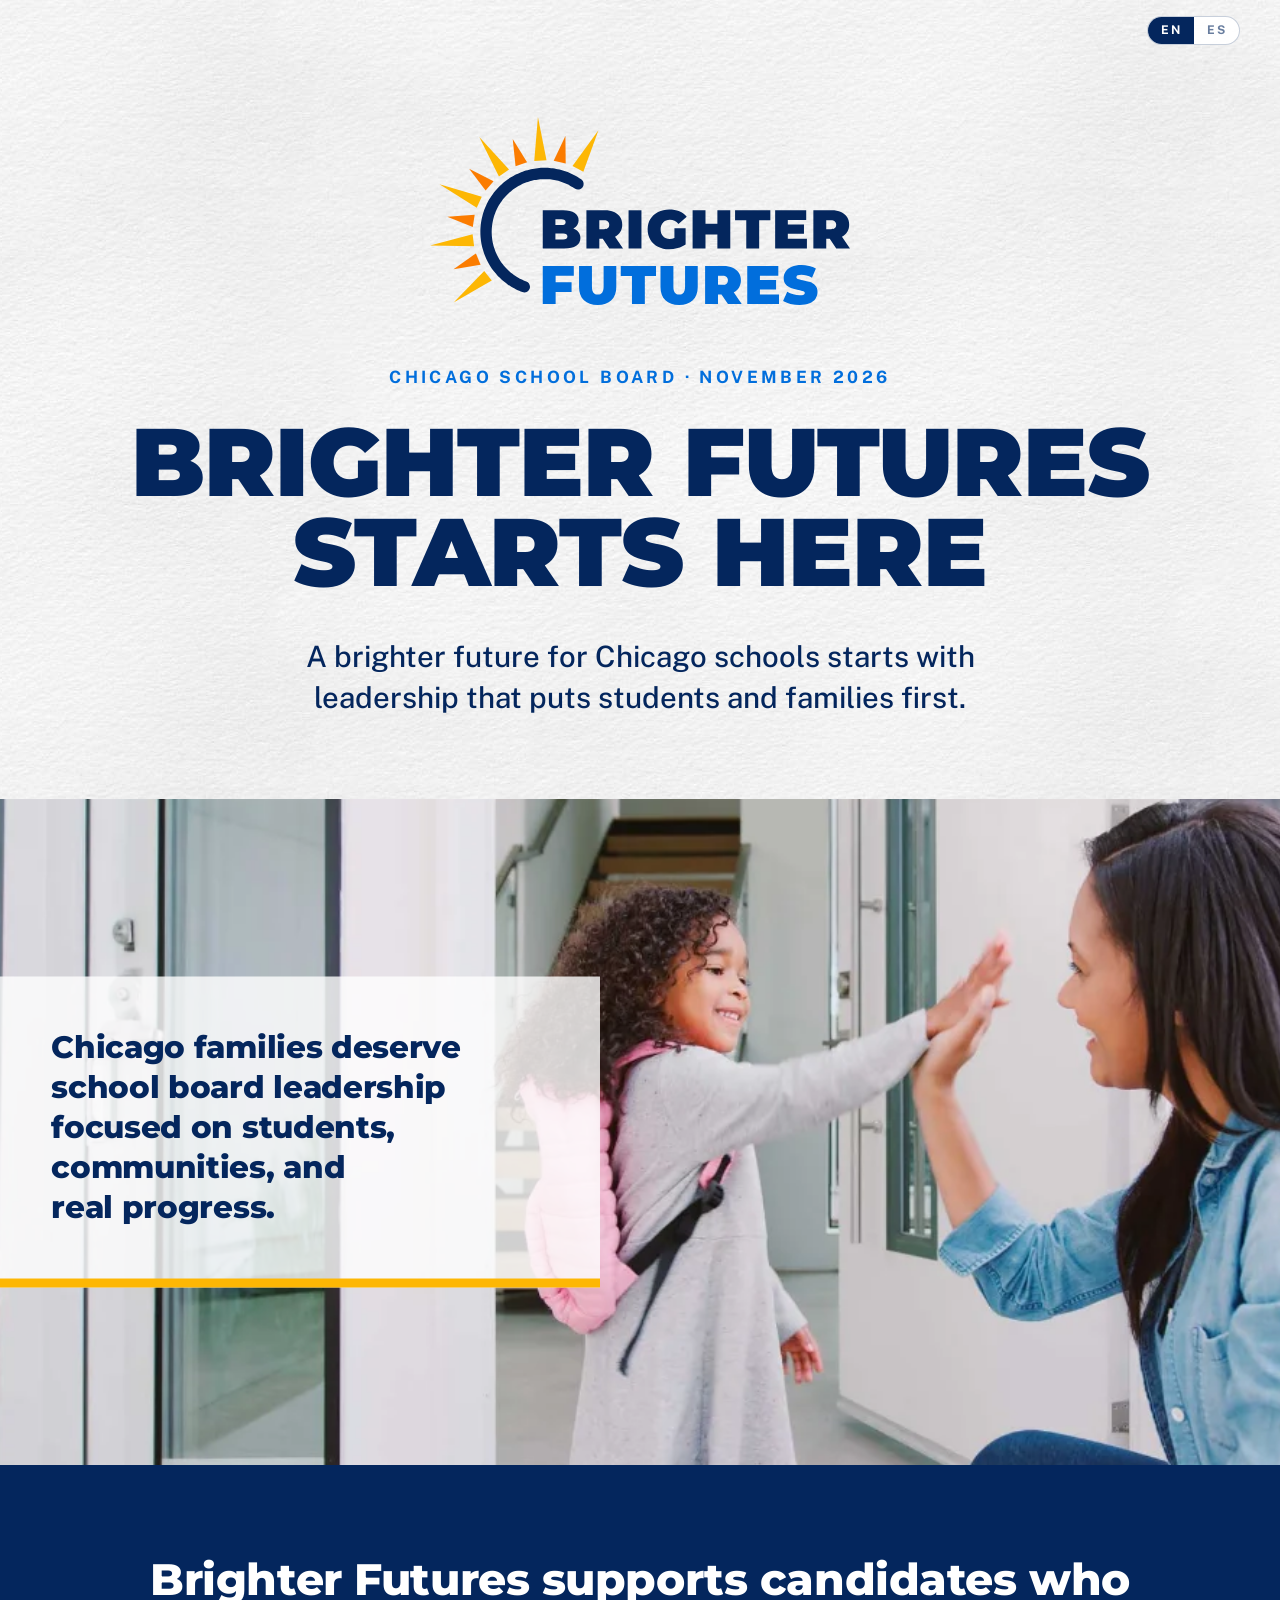
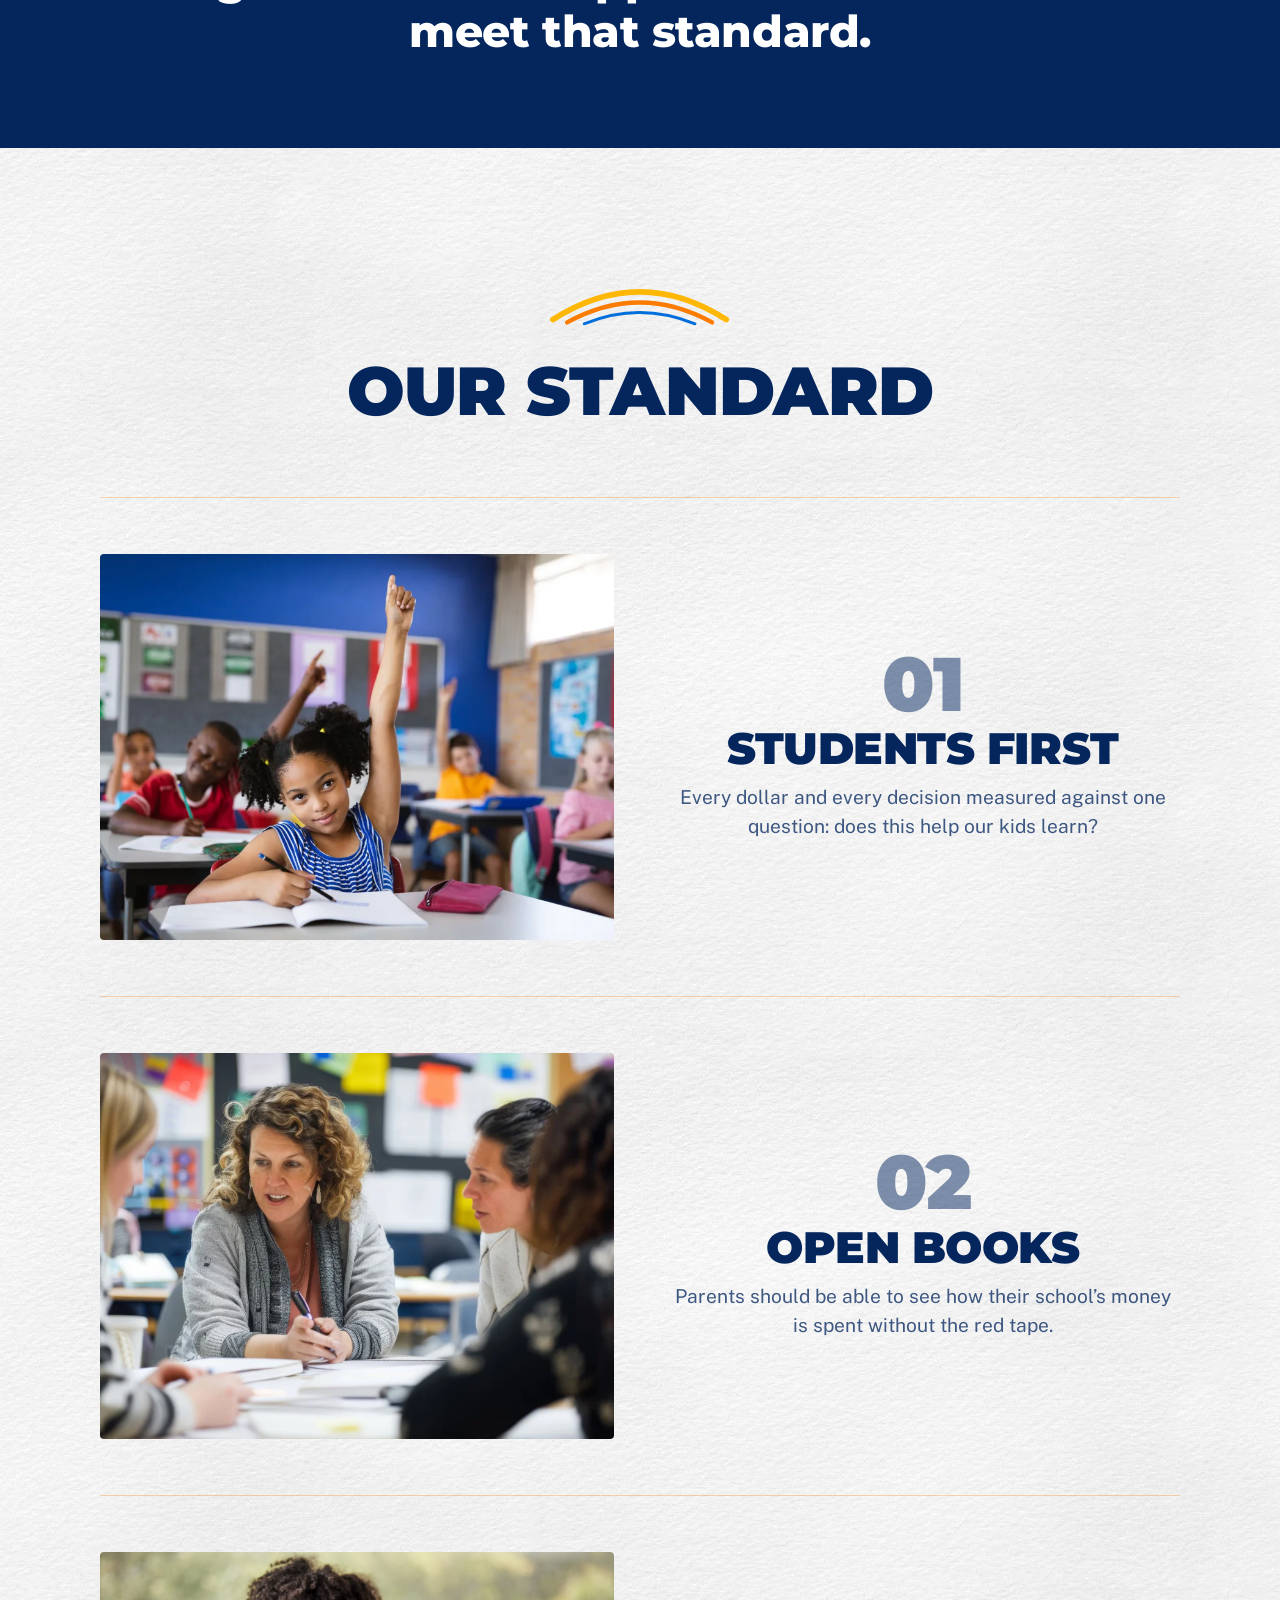
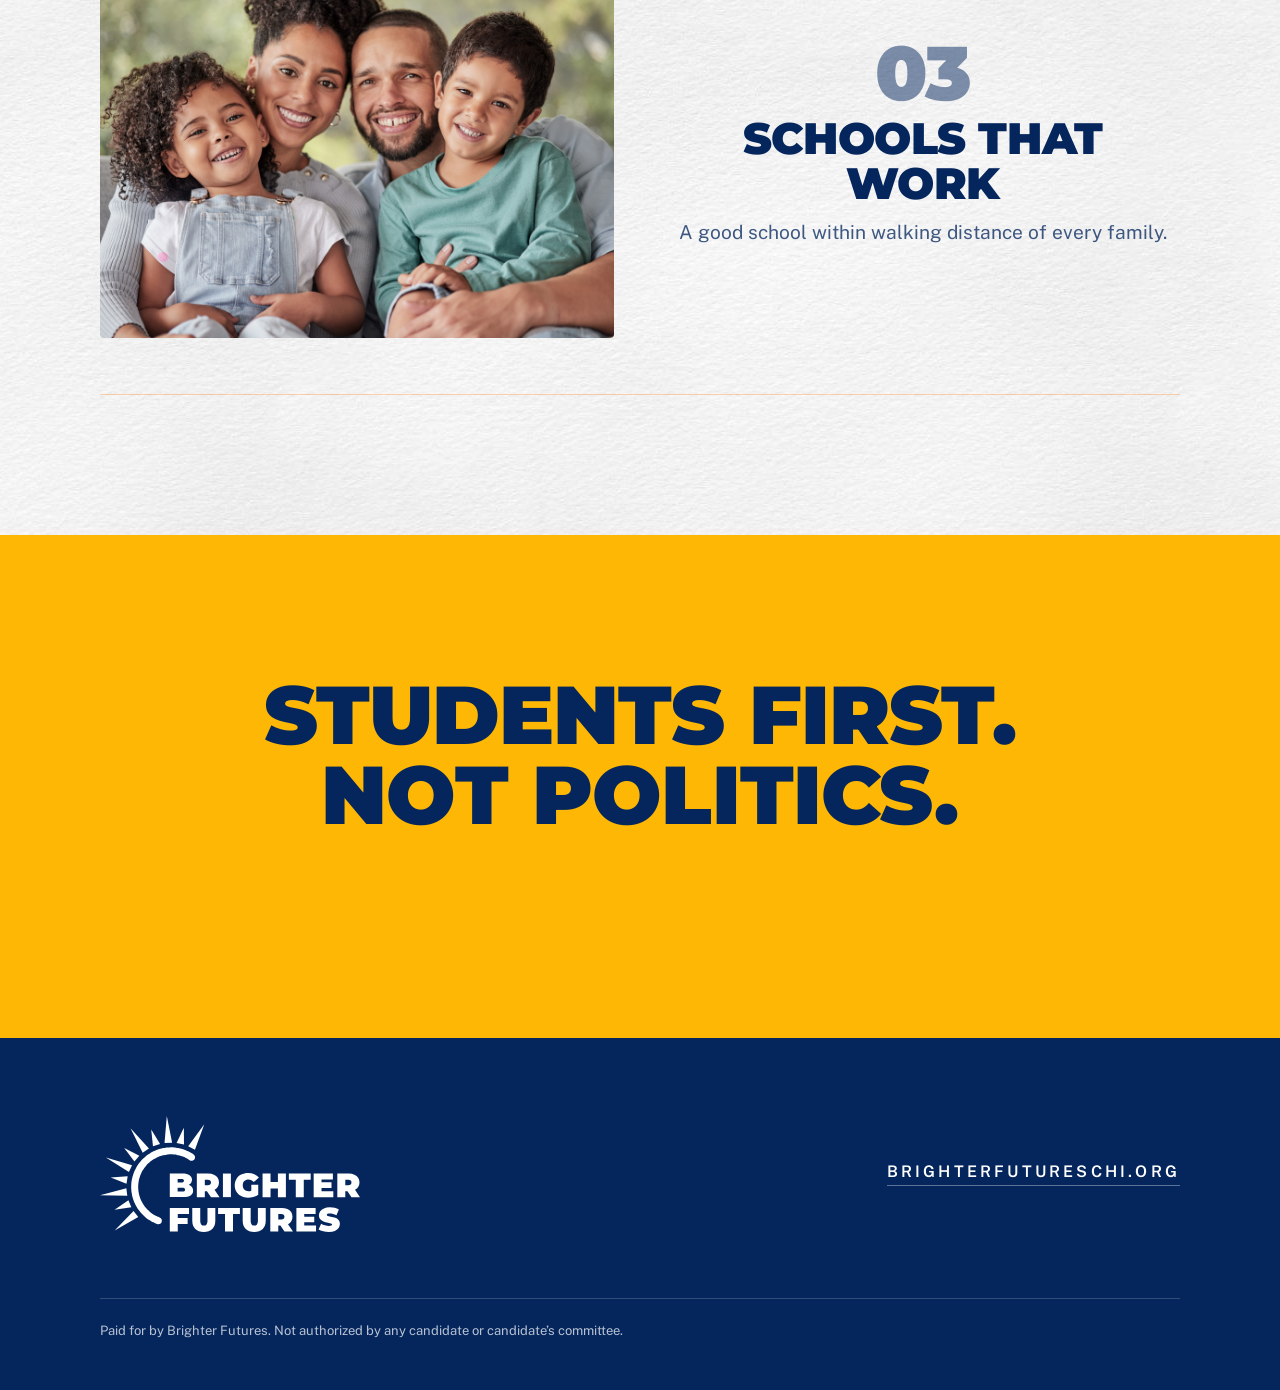
<file: index.html>
<!DOCTYPE html>
<html lang="en">
<head>
<meta charset="utf-8">
<meta name="viewport" content="width=device-width, initial-scale=1">
<meta name="robots" content="noindex">
<title>Brighter Futures — Landing Page Preview</title>
<!-- Standalone preview: loads the exact same css/js that Squarespace loads,
     so what you see here is what ships. Use this URL for client review. -->
<link rel="stylesheet" href="bf-page.css">
<style>html,body{margin:0;padding:0}</style>
</head>
<body>
<div id="bf-app"></div>
<script src="bf-page.js" defer></script>
</body>
</html>
</file>
<file: bf-page.css>
/* ═══════════════════════════════════════════════════════════════════════
   BRIGHTER FUTURES — landing page styles
   Served from CDN; loaded into Squarespace by loader-snippet.html.
   All rules are scoped to #bf-app so nothing leaks into the host site.
   ═══════════════════════════════════════════════════════════════════════ */
@import url('https://fonts.googleapis.com/css2?family=Montserrat:wght@800;900&family=Public+Sans:wght@400;500;600;700&display=swap');

#bf-app,#bf-app *{box-sizing:border-box}
#bf-app{--navy:#04265D;--blue:#016EDC;--gold:#FDB704;--orange:#FB7C00;
 position:relative;color:var(--navy);overflow-x:hidden;
 font-family:'Public Sans',system-ui,-apple-system,sans-serif;
 background:#fff var(--bf-texture,none) repeat top center;background-size:900px auto}
#bf-app p,#bf-app h1,#bf-app h2,#bf-app h3{margin:0}
#bf-app img{max-width:100%}
#bf-app a{text-decoration:none;color:var(--blue)}
#bf-app ::selection{background:var(--gold);color:var(--navy)}

#bf-app .bf-nav{position:fixed;top:0;left:0;right:0;z-index:9000;display:flex;align-items:center;
 justify-content:space-between;gap:24px;padding:14px clamp(20px,5vw,64px);
 background:rgba(255,255,255,.94);backdrop-filter:blur(14px);-webkit-backdrop-filter:blur(14px);
 border-bottom:1px solid rgba(4,38,93,.10);opacity:0;transform:translateY(-100%);
 transition:opacity .35s ease,transform .35s ease;pointer-events:none}
#bf-app .bf-nav.bf-on{opacity:1;transform:none;pointer-events:auto}
#bf-app .bf-nav img{display:block;width:150px;height:auto}
#bf-app .bf-navlinks{display:flex;align-items:center;gap:clamp(14px,3vw,34px)}
#bf-app .bf-navlink{font-weight:600;font-size:12px;letter-spacing:.20em;text-transform:uppercase;
 color:rgba(4,38,93,.55);padding:6px 0;border-bottom:2px solid transparent;
 transition:color .2s ease,border-color .2s ease}
#bf-app .bf-navlink:hover{color:var(--navy)}
#bf-app .bf-navlink.bf-active{color:var(--navy);border-bottom-color:var(--orange)}

#bf-app .bf-lang{display:flex;align-items:center;border:1px solid rgba(4,38,93,.22);
 border-radius:999px;overflow:hidden;flex:none;background:rgba(255,255,255,.94)}
#bf-app .bf-lang button,#bf-app .bf-lang a{border:0;background:transparent;cursor:pointer;
 padding:7px 13px;font-family:inherit;font-weight:700;font-size:12px;letter-spacing:.12em;
 color:rgba(4,38,93,.6);line-height:1.1;transition:background .2s ease,color .2s ease}
#bf-app .bf-lang .bf-langon{background:var(--navy);color:#fff}

#bf-app .bf-hero{position:relative;display:flex;flex-direction:column;align-items:center;
 justify-content:center;text-align:center;min-height:78vh;
 padding:clamp(96px,13vh,150px) clamp(22px,6vw,80px) clamp(64px,9vh,110px)}
#bf-app .bf-hero .bf-lang{position:absolute;top:16px;right:clamp(16px,4vw,40px);z-index:20}
#bf-app .bf-herologo{display:block;width:clamp(240px,34vw,420px);height:auto;
 margin:0 0 clamp(38px,6vw,62px)}
#bf-app .bf-eyebrow{font-weight:700;font-size:17px;letter-spacing:.20em;text-transform:uppercase;
 color:var(--blue);margin-bottom:clamp(20px,3vw,30px)}
#bf-app h1{max-width:20ch;font-family:'Montserrat',sans-serif;font-weight:900;
 font-size:clamp(42px,8.4vw,96px);line-height:.94;letter-spacing:-.01em;text-transform:uppercase;
 text-wrap:balance}
#bf-app .bf-herosub{margin-top:clamp(26px,4vw,38px);max-width:38ch;font-weight:500;
 font-size:clamp(19px,2.3vw,30px);line-height:1.4;text-wrap:pretty}

#bf-app .bf-photo{position:relative;width:100%;height:clamp(420px,52vw,680px);overflow:hidden;
 background:rgba(4,38,93,.06)}
#bf-app .bf-photo>img{position:absolute;inset:0;width:100%;height:100%;object-fit:cover;
 transform:translate(-0.99%,-3.63%) scale(1.0925)}
#bf-app .bf-photocard{position:absolute;left:0;top:50%;transform:translateY(-50%);
 width:min(56%,600px);display:flex;align-items:center;padding:clamp(24px,4vw,64px);
 background:rgba(255,255,255,.80);border-bottom:9px solid var(--gold)}
#bf-app .bf-photocard p{font-family:'Montserrat',sans-serif;font-weight:800;
 font-size:clamp(20px,2.4vw,36px);line-height:1.3;letter-spacing:-.01em;text-wrap:pretty}

#bf-app .bf-navybar{background:var(--navy);padding:clamp(48px,7vw,96px) clamp(22px,6vw,80px)}
#bf-app .bf-navybar p{margin:0 auto;max-width:1080px;font-family:'Montserrat',sans-serif;
 font-weight:800;font-size:clamp(24px,3.4vw,46px);line-height:1.2;letter-spacing:-.01em;
 color:#fff;text-align:center;text-wrap:pretty}

#bf-app .bf-standard{padding:clamp(76px,11vw,148px) clamp(22px,6vw,80px) clamp(76px,11vw,140px)}
#bf-app .bf-wrap{max-width:1080px;margin:0 auto;text-align:center}
#bf-app .bf-arcs{display:block;width:clamp(120px,14vw,190px);height:auto;
 margin:0 auto clamp(20px,2.6vw,32px);overflow:visible}
#bf-app h2{font-family:'Montserrat',sans-serif;font-weight:900;font-size:clamp(34px,5.4vw,68px);
 line-height:1;letter-spacing:-.01em;text-transform:uppercase;margin-bottom:clamp(44px,6vw,72px)}
#bf-app .bf-row{display:grid;grid-template-columns:repeat(auto-fit,minmax(280px,1fr));
 align-items:center;gap:clamp(24px,4vw,64px);padding:clamp(34px,4.5vw,56px) 0;
 border-top:1px solid rgba(251,124,0,.30)}
#bf-app .bf-rowend{border-top:1px solid rgba(251,124,0,.30)}
#bf-app .bf-frame{aspect-ratio:4/3;width:100%;overflow:hidden;border-radius:4px;
 background:rgba(4,38,93,.06)}
#bf-app .bf-frame img{display:block;width:100%;height:100%;object-fit:cover;
 transition:transform .7s cubic-bezier(.2,.7,.3,1)}
#bf-app .bf-frame:hover img{transform:scale(1.045)}
#bf-app .bf-rowtext{display:flex;flex-direction:column;align-items:center;text-align:center;gap:12px}
#bf-app .bf-num{font-family:'Montserrat',sans-serif;font-weight:900;font-size:clamp(44px,6vw,76px);
 line-height:.8;letter-spacing:-.02em;color:rgba(4,38,93,.5)}
#bf-app h3{font-family:'Montserrat',sans-serif;font-weight:900;font-size:clamp(26px,3.6vw,44px);
 line-height:1.02;letter-spacing:-.01em;text-transform:uppercase}
#bf-app .bf-rowtext p{max-width:44ch;font-weight:400;font-size:clamp(16px,1.5vw,20px);
 line-height:1.5;text-wrap:pretty;color:rgba(4,38,93,.76)}

#bf-app .bf-highlight{background:var(--gold);padding:clamp(70px,11vw,140px) clamp(22px,6vw,80px);
 text-align:center}
#bf-app .bf-highlight p{margin:0 auto;max-width:18ch;font-family:'Montserrat',sans-serif;
 font-weight:900;font-size:clamp(34px,6.4vw,82px);line-height:.98;letter-spacing:-.01em;
 text-transform:uppercase;text-wrap:balance}
#bf-app .bf-highlight p.bf-highlightsub{margin:clamp(18px,2.5vw,28px) auto 0;max-width:44ch;
 font-family:'Public Sans',system-ui,-apple-system,sans-serif;font-weight:400;
 font-size:clamp(16px,1.5vw,20px);line-height:1.5;letter-spacing:0;text-transform:none;
 text-wrap:pretty}

#bf-app .bf-footer{background:var(--navy);border-top:6px solid var(--gold);
 padding:clamp(48px,7vw,78px) clamp(22px,6vw,80px) clamp(34px,4vw,48px)}
#bf-app .bf-footertop{max-width:1080px;margin:0 auto;display:flex;flex-wrap:wrap;align-items:center;
 justify-content:space-between;gap:clamp(28px,5vw,60px)}
#bf-app .bf-footertop img{display:block;width:clamp(180px,24vw,260px);height:auto}
#bf-app .bf-footerlink{font-weight:600;font-size:clamp(13px,1.3vw,16px);letter-spacing:.20em;
 text-transform:uppercase;color:#fff;border-bottom:1px solid rgba(255,255,255,.35);padding-bottom:4px;
 transition:color .2s ease,border-color .2s ease}
#bf-app .bf-footerlink:hover{color:var(--gold);border-color:var(--gold)}
#bf-app .bf-fine{max-width:1080px;margin:clamp(40px,6vw,66px) auto 0;padding-top:22px;
 border-top:1px solid rgba(255,255,255,.18)}
#bf-app .bf-fine p{font-size:13px;line-height:1.6;color:rgba(255,255,255,.72)}

#bf-app [data-bf-rise]{opacity:0;transform:translateY(26px)}
#bf-app [data-bf-rise].bf-in{opacity:1;transform:none;
 transition:opacity .8s ease,transform .85s cubic-bezier(.2,.7,.3,1)}
#bf-app [data-bf-reveal]{opacity:0;transform:translateY(22px)}
#bf-app [data-bf-reveal].bf-in{opacity:1;transform:none;
 transition:opacity .6s ease,transform .6s cubic-bezier(.2,.7,.3,1)}
@media (prefers-reduced-motion:reduce){
 #bf-app *{animation:none!important;transition:none!important}
 #bf-app [data-bf-rise],#bf-app [data-bf-reveal]{opacity:1!important;transform:none!important}}
@media (max-width:700px){
 #bf-app .bf-photocard{position:static;transform:none;width:100%;background:rgba(255,255,255,.92)}
 #bf-app .bf-photo{height:auto}
 #bf-app .bf-photo>img{position:relative;height:clamp(260px,58vw,420px);transform:none}
 #bf-app .bf-navlinks .bf-navlink{display:none}}
</file>
